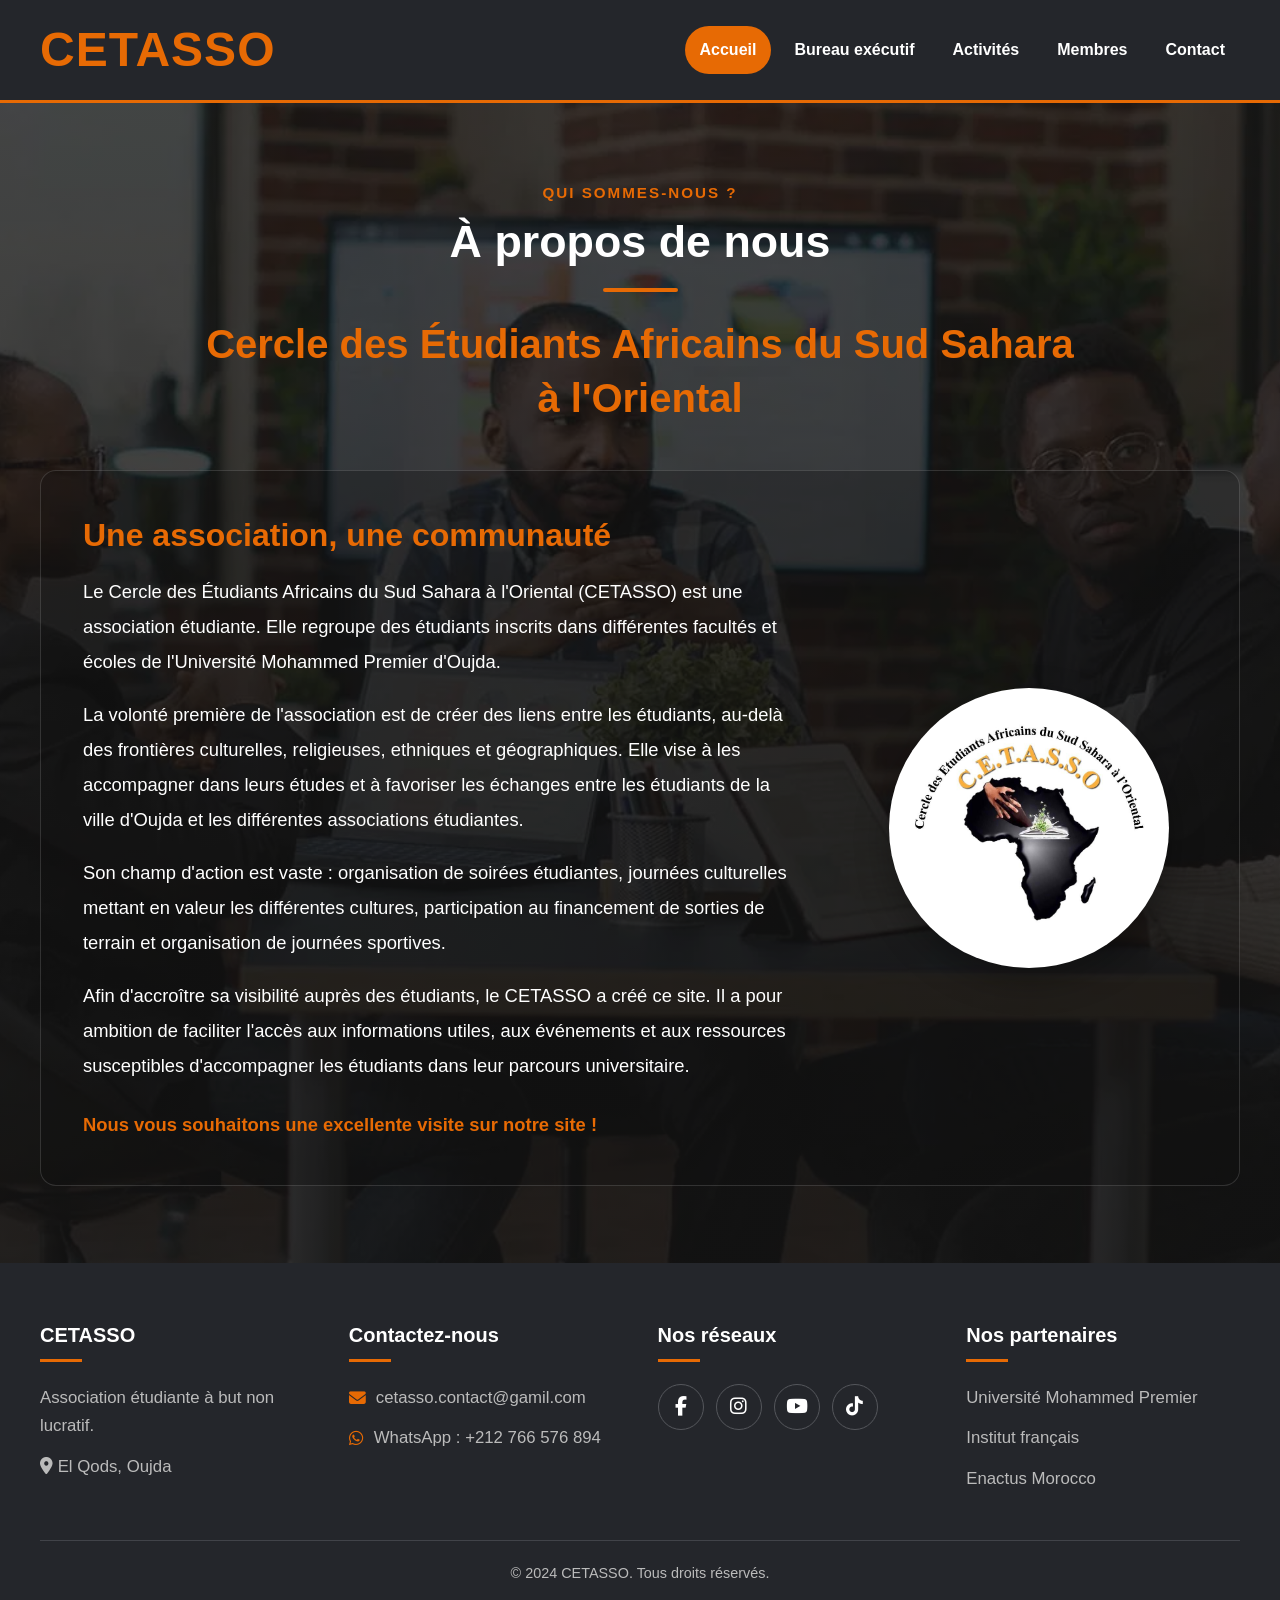
<file: index.html>
<!DOCTYPE html>
<html lang="fr">
<head>
    <meta charset="UTF-8">
    <meta name="viewport" content="width=device-width, initial-scale=1.0">

    <meta
        name="description"
        content="Découvrez le CETASSO, le Cercle des Étudiants Africains du Sud Sahara à l'Oriental, une association étudiante basée à Oujda.">

    <title>CETASSO | Accueil</title>

    <link rel="icon" href="image/logo.jpg" type="image/jpeg">

    <link
        rel="stylesheet"
        href="https://cdnjs.cloudflare.com/ajax/libs/font-awesome/6.5.2/css/all.min.css"
        referrerpolicy="no-referrer">

    <link rel="stylesheet" href="css/index.css">

    <script src="js/script.js" defer></script>
</head>

<body class="home-page">

    <header class="site-header">
        <div class="header-container">
            <a class="site-brand" href="index.html" aria-label="CETASSO, accueil">
                CETASSO
            </a>

            <button
                class="menu-toggle"
                id="menu-toggle"
                type="button"
                aria-label="Ouvrir le menu"
                aria-controls="main-navigation"
                aria-expanded="false">
                <i class="fa-solid fa-bars" aria-hidden="true"></i>
            </button>

            <nav class="main-navigation" id="main-navigation"
                 aria-label="Navigation principale">
                <ul>
                    <li>
                        <a href="index.html" class="active" aria-current="page">
                            Accueil
                        </a>
                    </li>
                    <li>
                        <a href="bureau_executif.html">Bureau exécutif</a>
                    </li>
                    <li>
                        <a href="nos_activites.html">Activités</a>
                    </li>
                    <li>
                        <a href="membre.html">Membres</a>
                    </li>
                    <li>
                      <a href="contact.html">Contact</a>
                    </li>
                </ul>
            </nav>
        </div>
    </header>

    <main>
      <section class="about-section" aria-labelledby="about-title">
          <div class="section-container">
              <div class="section-heading">
                  <p class="section-eyebrow">Qui sommes-nous ?</p>

                  <h1 id="about-title">
                      À propos de nous
                  </h1>

                  <div class="heading-decoration" aria-hidden="true"></div>

                  <h2 class="association-title">
                      Cercle des Étudiants Africains du Sud Sahara à l'Oriental
                  </h2>
              </div>

              <div class="about-content">
                  <div class="about-text">
                      <h3>Une association, une communauté</h3>

                      <p>
                          Le Cercle des Étudiants Africains du Sud Sahara à
                          l'Oriental (CETASSO) est une association étudiante.
                          Elle regroupe des étudiants inscrits dans différentes
                          facultés et écoles de l'Université Mohammed Premier
                          d'Oujda.
                      </p>

                      <p>
                          La volonté première de l'association est de créer des
                          liens entre les étudiants, au-delà des frontières
                          culturelles, religieuses, ethniques et géographiques.
                          Elle vise à les accompagner dans leurs études et à
                          favoriser les échanges entre les étudiants de la
                          ville d'Oujda et les différentes associations
                          étudiantes.
                      </p>

                      <p>
                          Son champ d'action est vaste : organisation de
                          soirées étudiantes, journées culturelles mettant en
                          valeur les différentes cultures, participation au
                          financement de sorties de terrain et organisation
                          de journées sportives.
                      </p>

                      <p>
                          Afin d'accroître sa visibilité auprès des étudiants,
                          le CETASSO a créé ce site. Il a pour ambition de
                          faciliter l'accès aux informations utiles, aux
                          événements et aux ressources susceptibles
                          d'accompagner les étudiants dans leur parcours
                          universitaire.
                      </p>

                      <p class="welcome-message">
                          Nous vous souhaitons une excellente visite sur
                          notre site !
                      </p>
                  </div>

                  <div class="about-logo">
                      <img
                          src="image/logo.jpg"
                          alt="Logo du CETASSO"
                          width="350"
                          height="350">
                  </div>
              </div>
          </div>
      </section>
    </main>

    <footer class="site-footer">
      <div class="footer-container">
          <div class="footer-row">
              <section class="footer-column">
                  <h2>CETASSO</h2>

                  <p>Association étudiante à but non lucratif.</p>

                  <p>
                      <i class="fa-solid fa-location-dot" aria-hidden="true"></i>
                      El Qods, Oujda
                  </p>
              </section>

              <section class="footer-column">
                  <h2>Contactez-nous</h2>

                  <ul>
                      <li>
                          <i class="fa-solid fa-envelope" aria-hidden="true"></i>
                          <a href="mailto:cetasso.contact@gamil.com">
                              cetasso.contact@gamil.com
                          </a>
                      </li>

                      <li>
                          <i class="fa-brands fa-whatsapp" aria-hidden="true"></i>
                          <a
                              href="https://wa.me/212766576894"
                              target="_blank"
                              rel="noopener noreferrer">
                              WhatsApp : +212 766 576 894
                          </a>
                      </li>
                  </ul>
              </section>

              <section class="footer-column">
                  <h2>Nos réseaux</h2>

                  <div class="social-links">
                      <a
                          href="https://www.facebook.com/Cetasso.oriental"
                          target="_blank"
                          rel="noopener noreferrer"
                          aria-label="Facebook du CETASSO">
                          <i class="fa-brands fa-facebook-f" aria-hidden="true"></i>
                      </a>

                      <a
                          href="https://www.instagram.com/cetasso_officiel/"
                          target="_blank"
                          rel="noopener noreferrer"
                          aria-label="Instagram du CETASSO">
                          <i class="fa-brands fa-instagram" aria-hidden="true"></i>
                      </a>
                      <a
                          href="http://www.youtube.com/@cercledesetudiants"
                          target="_blank"
                          rel="noopener noreferrer"
                          aria-label="YouTube du CETASSO">
                          <i class="fa-brands fa-youtube" aria-hidden="true"></i>
                      </a>

                      <a
                          href="https://www.tiktok.com/@cetasso_officiel"
                          target="_blank"
                          rel="noopener noreferrer"
                          aria-label="TikTok du CETASSO">
                          <i class="fa-brands fa-tiktok" aria-hidden="true"></i>
                      </a>
                  </div>
              </section>

              <section class="footer-column">
                  <h2>Nos partenaires</h2>

                  <ul>
                      <li>
                          <a
                              href="https://www.ump.ma/"
                              target="_blank"
                              rel="noopener noreferrer">
                              Université Mohammed Premier
                          </a>
                      </li>

                      <li>
                          <a
                              href="https://if-maroc.org/oujda/"
                              target="_blank"
                              rel="noopener noreferrer">
                              Institut français
                          </a>
                      </li>

                      <li>
                          <a
                              href="https://enactus-morocco.org/"
                              target="_blank"
                              rel="noopener noreferrer">
                              Enactus Morocco
                          </a>
                      </li>
                  </ul>
              </section>
          </div>

          <div class="footer-bottom">
              <p>&copy; <span>2024</span> CETASSO. Tous droits réservés.</p>
          </div>
      </div>
    </footer>

</body>
</html>
</file>
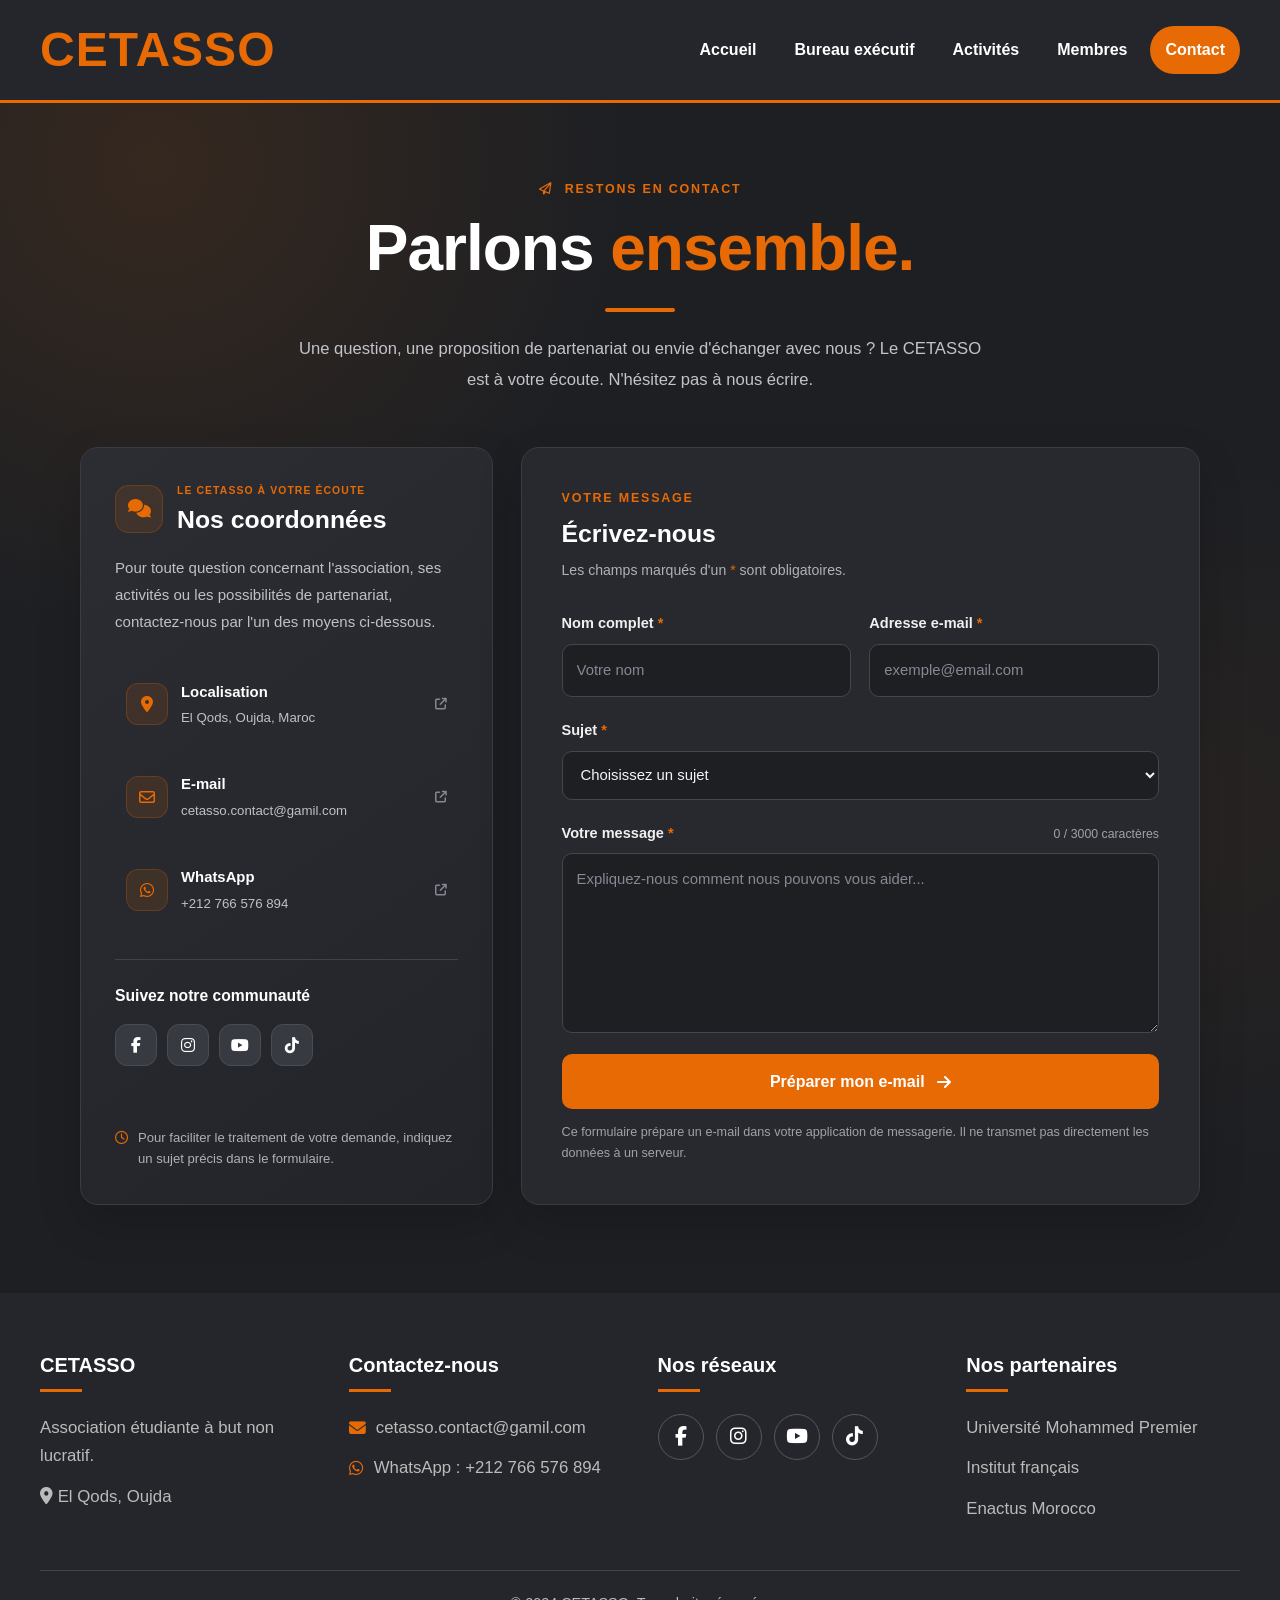
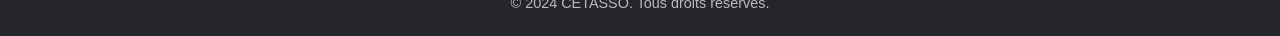
<file: contact.html>
<!DOCTYPE html>
<html lang="fr">
<head>
    <meta charset="UTF-8">
    <meta name="viewport" content="width=device-width, initial-scale=1.0">

    <title>CETASSO | Contact</title>

    <link rel="icon" href="image/logo.jpg" type="image/jpeg">

    <link rel="stylesheet"
          href="https://cdnjs.cloudflare.com/ajax/libs/font-awesome/6.5.2/css/all.min.css"
          referrerpolicy="no-referrer">

    <link rel="stylesheet" href="css/index.css">
    <link rel="stylesheet" href="css/contact.css">

    <script src="js/script.js" defer></script>
    <script src="js/contact.js" defer></script>
</head>
<body class="home-page">

    <header class="site-header">
        <div class="header-container">
            <a class="site-brand" href="index.html" aria-label="CETASSO, accueil">
                CETASSO
            </a>

            <button
                class="menu-toggle"
                id="menu-toggle"
                type="button"
                aria-label="Ouvrir le menu"
                aria-controls="main-navigation"
                aria-expanded="false">
                <i class="fa-solid fa-bars" aria-hidden="true"></i>
            </button>

            <nav class="main-navigation" id="main-navigation" aria-label="Navigation principale">
                <ul>
                    <li><a href="index.html">Accueil</a></li>
                    <li><a href="bureau_executif.html">Bureau exécutif</a></li>
                    <li><a href="nos_activites.html">Activités</a></li>
                    <li><a href="membre.html">Membres</a></li>
                    <li><a href="contact.html" class="active" aria-current="page">Contact</a></li>
                </ul>
            </nav>
        </div>
    </header>

    <main class="contact-main">
        <section class="contact-hero" aria-labelledby="contact-title">
            <p class="contact-eyebrow">
                <i class="fa-regular fa-paper-plane" aria-hidden="true"></i>
                RESTONS EN CONTACT
            </p>
            <h1 id="contact-title">Parlons <span>ensemble.</span></h1>
            <div class="contact-decoration" aria-hidden="true"></div>
            <p class="contact-intro">
                Une question, une proposition de partenariat ou envie d'échanger avec nous ?
                Le CETASSO est à votre écoute. N'hésitez pas à nous écrire.
            </p>
        </section>

        <section class="contact-layout" aria-label="Coordonnées et formulaire de contact">
            <aside class="contact-info">
                <div class="contact-info-heading">
                    <span class="contact-icon" aria-hidden="true">
                        <i class="fa-solid fa-comments"></i>
                    </span>
                    <div>
                        <p class="contact-card-eyebrow">LE CETASSO À VOTRE ÉCOUTE</p>
                        <h2>Nos coordonnées</h2>
                    </div>
                </div>

                <p class="contact-info-text">
                    Pour toute question concernant l'association, ses activités ou les possibilités
                    de partenariat, contactez-nous par l'un des moyens ci-dessous.
                </p>

                <a class="contact-detail" href="https://maps.google.com/?q=El+Qods+Oujda+Maroc"
                   target="_blank" rel="noopener noreferrer">
                    <span class="detail-icon" aria-hidden="true">
                        <i class="fa-solid fa-location-dot"></i>
                    </span>
                    <span class="detail-copy">
                        <strong>Localisation</strong>
                        <span>El Qods, Oujda, Maroc</span>
                    </span>
                    <i class="fa-solid fa-arrow-up-right-from-square detail-external" aria-hidden="true"></i>
                </a>

                <a class="contact-detail" href="mailto:cetasso.contact@gamil.com">
                    <span class="detail-icon" aria-hidden="true">
                        <i class="fa-regular fa-envelope"></i>
                    </span>
                    <span class="detail-copy">
                        <strong>E-mail</strong>
                        <span>cetasso.contact@gamil.com</span>
                    </span>
                    <i class="fa-solid fa-arrow-up-right-from-square detail-external" aria-hidden="true"></i>
                </a>

                <a class="contact-detail" href="https://wa.me/212766576894"
                   target="_blank" rel="noopener noreferrer">
                    <span class="detail-icon" aria-hidden="true">
                        <i class="fa-brands fa-whatsapp"></i>
                    </span>
                    <span class="detail-copy">
                        <strong>WhatsApp</strong>
                        <span>+212 766 576 894</span>
                    </span>
                    <i class="fa-solid fa-arrow-up-right-from-square detail-external" aria-hidden="true"></i>
                </a>

                <div class="contact-socials">
                    <h3>Suivez notre communauté</h3>
                    <div class="contact-social-links">
                        <a href="https://www.facebook.com/Cetasso.oriental"
                           target="_blank" rel="noopener noreferrer" aria-label="Facebook du CETASSO">
                            <i class="fa-brands fa-facebook-f" aria-hidden="true"></i>
                        </a>
                        <a href="https://www.instagram.com/cetasso_officiel/"
                           target="_blank" rel="noopener noreferrer" aria-label="Instagram du CETASSO">
                            <i class="fa-brands fa-instagram" aria-hidden="true"></i>
                        </a>
                        <a href="https://www.youtube.com/@cercledesetudiants" target="_blank" rel="noopener noreferrer" aria-label="YouTube du CETASSO">
                            <i class="fa-brands fa-youtube" aria-hidden="true"></i>
                        </a>
                        <a href="https://www.tiktok.com/@cetasso_officiel"
                           target="_blank" rel="noopener noreferrer" aria-label="TikTok du CETASSO">
                            <i class="fa-brands fa-tiktok" aria-hidden="true"></i>
                        </a>
                    </div>
                </div>

                <div class="contact-note">
                    <i class="fa-regular fa-clock" aria-hidden="true"></i>
                    <p>Pour faciliter le traitement de votre demande, indiquez un sujet précis dans le formulaire.</p>
                </div>
            </aside>

            <section class="contact-form-card" aria-labelledby="form-title">
                <div class="form-heading">
                    <p class="form-eyebrow">VOTRE MESSAGE</p>
                    <h2 id="form-title">Écrivez-nous</h2>
                    <p>Les champs marqués d'un <span aria-hidden="true">*</span> sont obligatoires.</p>
                </div>

                <form id="contact-form">
                    <div class="form-row">
                        <div class="form-group">
                            <label for="nom">Nom complet <span>*</span></label>
                            <input type="text" id="nom" name="nom" placeholder="Votre nom"
                                   autocomplete="name" maxlength="100" required>
                        </div>
                        <div class="form-group">
                            <label for="email">Adresse e-mail <span>*</span></label>
                            <input type="email" id="email" name="email"
                                   placeholder="exemple@email.com" autocomplete="email"
                                   maxlength="254" required>
                        </div>
                    </div>

                    <div class="form-group">
                        <label for="sujet">Sujet <span>*</span></label>
                        <select id="sujet" name="sujet" required>
                            <option value="">Choisissez un sujet</option>
                            <option value="Demande d'information">Demande d'information</option>
                            <option value="Adhésion au CETASSO">Adhésion au CETASSO</option>
                            <option value="Partenariat">Partenariat</option>
                            <option value="Proposition d'activité">Proposition d'activité</option>
                            <option value="Autre">Autre</option>
                        </select>
                    </div>

                    <div class="form-group">
                        <div class="label-line">
                            <label for="message">Votre message <span>*</span></label>
                            <span id="character-count" class="character-count">0 / 3000</span>
                        </div>
                        <textarea id="message" name="message" rows="6" maxlength="3000"
                                  placeholder="Expliquez-nous comment nous pouvons vous aider..."
                                  required></textarea>
                    </div>

                    <button type="submit" class="contact-submit">
                        <span>Préparer mon e-mail</span>
                        <i class="fa-solid fa-arrow-right" aria-hidden="true"></i>
                    </button>
                    <p class="form-disclaimer">
                        Ce formulaire prépare un e-mail dans votre application de messagerie.
                        Il ne transmet pas directement les données à un serveur.
                    </p>
                    <p class="form-status" id="form-status" role="status" aria-live="polite"></p>
                </form>
            </section>
        </section>
    </main>

    <footer class="site-footer">
        <div class="footer-container">
            <div class="footer-row">
                <section class="footer-column">
                    <h2>CETASSO</h2>
                    <p>Association étudiante à but non lucratif.</p>
                    <p>
                        <i class="fa-solid fa-location-dot" aria-hidden="true"></i>
                        El Qods, Oujda
                    </p>
                </section>

                <section class="footer-column">
                    <h2>Contactez-nous</h2>
                    <ul>
                        <li>
                            <i class="fa-solid fa-envelope" aria-hidden="true"></i>
                            <a href="mailto:cetasso.contact@gamil.com">cetasso.contact@gamil.com</a>
                        </li>
                        <li>
                            <i class="fa-brands fa-whatsapp" aria-hidden="true"></i>
                            <a href="https://wa.me/212766576894" target="_blank"
                               rel="noopener noreferrer">WhatsApp : +212 766 576 894</a>
                        </li>
                    </ul>
                </section>

                <section class="footer-column">
                    <h2>Nos réseaux</h2>
                    <div class="social-links">
                        <a href="https://www.facebook.com/Cetasso.oriental" target="_blank"
                           rel="noopener noreferrer" aria-label="Facebook du CETASSO">
                            <i class="fa-brands fa-facebook-f" aria-hidden="true"></i>
                        </a>
                        <a href="https://www.instagram.com/cetasso_officiel/" target="_blank"
                           rel="noopener noreferrer" aria-label="Instagram du CETASSO">
                            <i class="fa-brands fa-instagram" aria-hidden="true"></i>
                        </a>
                        <a href="https://www.youtube.com/@cercledesetudiants" target="_blank" rel="noopener noreferrer" aria-label="YouTube du CETASSO">
                            <i class="fa-brands fa-youtube" aria-hidden="true"></i>
                        </a>
                        <a href="https://www.tiktok.com/@cetasso_officiel" target="_blank"
                           rel="noopener noreferrer" aria-label="TikTok du CETASSO">
                            <i class="fa-brands fa-tiktok" aria-hidden="true"></i>
                        </a>
                    </div>
                </section>

                <section class="footer-column">
                    <h2>Nos partenaires</h2>
                    <ul>
                        <li><a href="https://www.ump.ma/" target="_blank" rel="noopener noreferrer">Université Mohammed Premier</a></li>
                        <li><a href="https://if-maroc.org/oujda/" target="_blank" rel="noopener noreferrer">Institut français</a></li>
                        <li><a href="https://enactus-morocco.org/" target="_blank" rel="noopener noreferrer">Enactus Morocco</a></li>
                    </ul>
                </section>
            </div>

            <div class="footer-bottom">
                <p>&copy; <span>2024</span> CETASSO. Tous droits réservés.</p>
            </div>
        </div>
    </footer>
</body>
</html>
</file>
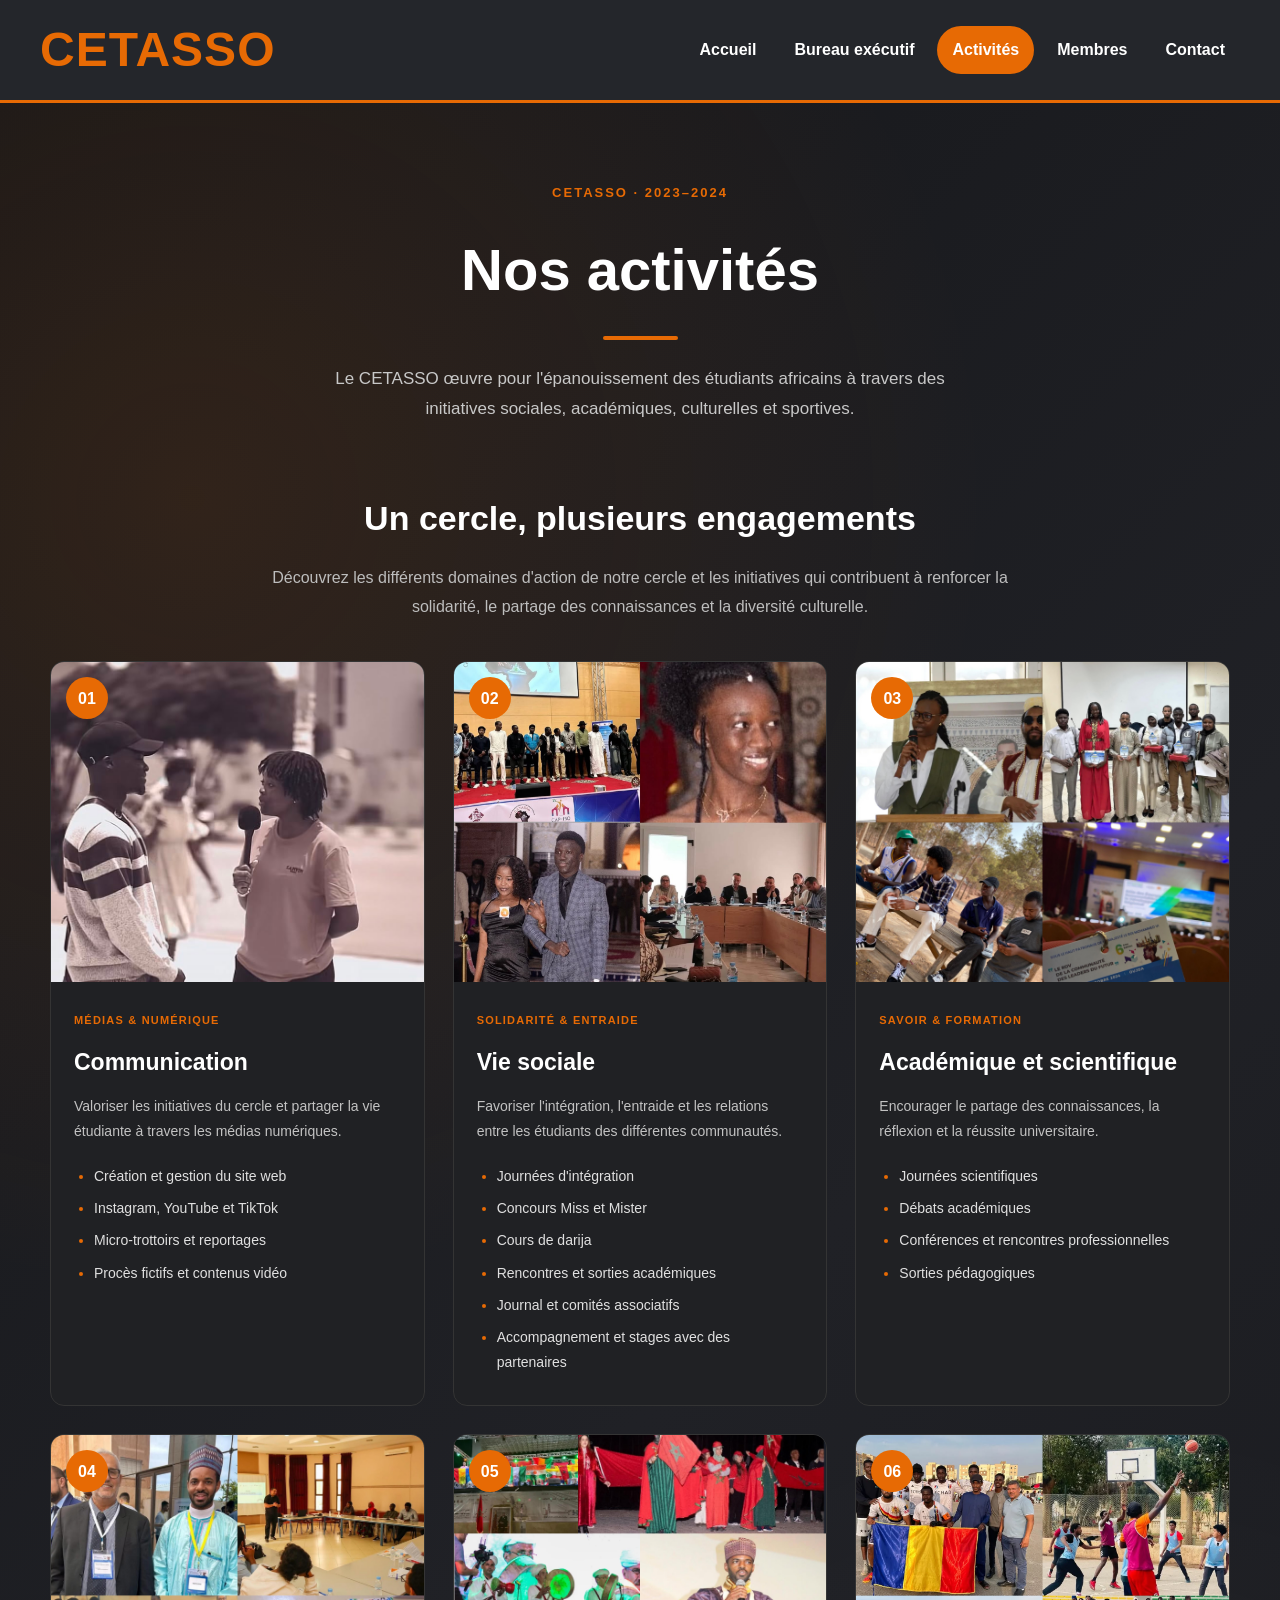
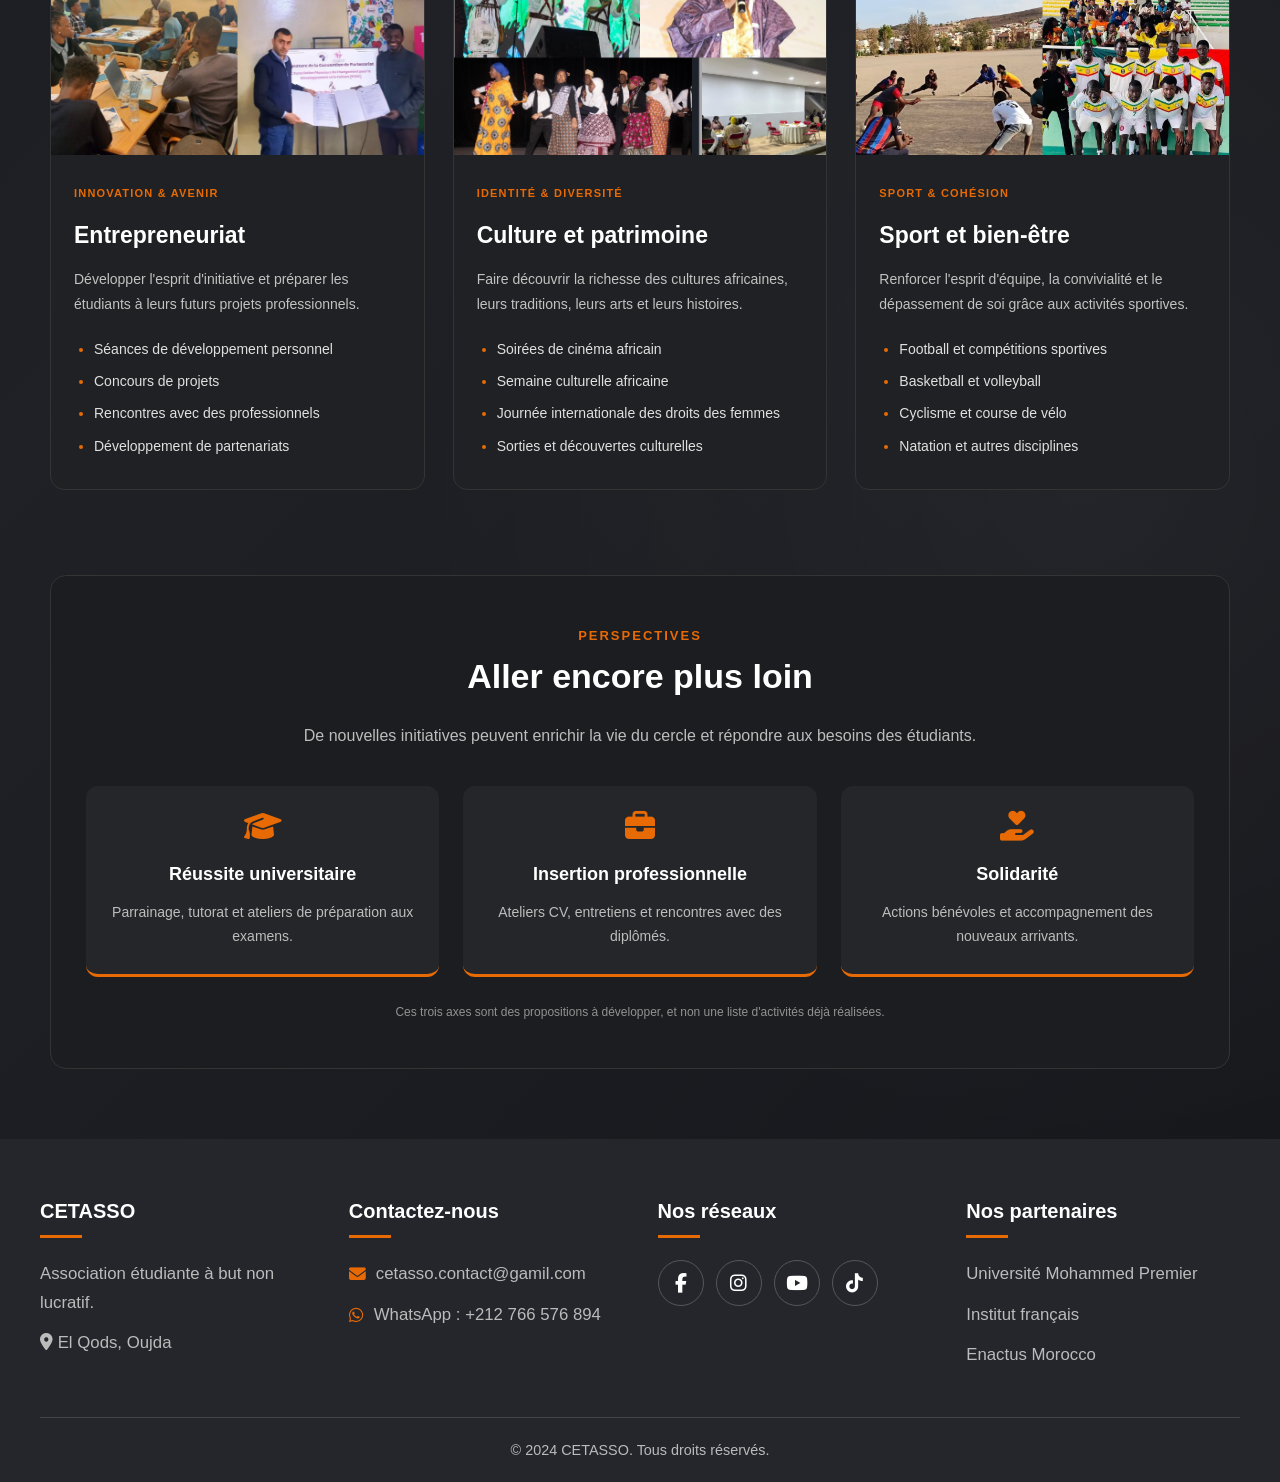
<file: nos_activites.html>
<!DOCTYPE html>
<html lang="fr">
  <head>
    <meta charset="UTF-8">
    <meta name="viewport" content="width=device-width, initial-scale=1.0">

    <title>CETASSO | Nos Activités </title>

    <link rel="icon" href="image/logo.jpg" type="image/jpeg">

    <link
      rel="stylesheet"
      href="https://cdnjs.cloudflare.com/ajax/libs/font-awesome/6.5.2/css/all.min.css"
      integrity="sha512-SnH5WK+bZxgPHs44uWIX+LLJAJ9/2PkPKZ5QiAj6Ta86w+fsb2TkcmfRyVX3pBnMFcV7oQPJkl9QevSCWr3W6A=="
      crossorigin="anonymous"
      referrerpolicy="no-referrer"/>

    <link rel="stylesheet" href="css/nos_activites.css" />
    <link rel="stylesheet" href="css/index.css">

    <script src="js/script.js" defer></script>
  </head>
  <body class="home-page">

    <header class="site-header">
        <div class="header-container">

            <a class="site-brand" href="index.html" aria-label="CETASSO, accueil">
                CETASSO
            </a>

            <button
                class="menu-toggle"
                id="menu-toggle"
                type="button"
                aria-label="Ouvrir le menu"
                aria-controls="main-navigation"
                aria-expanded="false">
                <i class="fa-solid fa-bars" aria-hidden="true"></i>
            </button>

            <nav class="main-navigation" id="main-navigation"
                 aria-label="Navigation principale">
                <ul>
                    <li>
                        <a href="index.html" >
                            Accueil
                        </a>
                    </li>
                    <li>
                        <a href="bureau_executif.html">Bureau exécutif</a>
                    </li>
                    <li>
                        <a href="nos_activites.html" class="active" aria-current="page">Activités</a>
                    </li>
                    <li>
                        <a href="membre.html">Membres</a>
                    </li>
                    <li>
                      <a href="contact.html">Contact</a>
                    </li>
                </ul>
            </nav>

        </div>
    </header>

    <section class="content">      
      <main class="activities-page">
        <section class="activities-hero">
          <span class="section-tag">CETASSO · 2023–2024</span>
          <h1>Nos activités</h1>
          <div class="hero-line"></div>
          <p>
            Le CETASSO œuvre pour l'épanouissement des étudiants
            africains à travers des initiatives sociales, académiques,
            culturelles et sportives.
          </p>
        </section>

        <section class="activities-intro">
          <h2>Un cercle, plusieurs engagements</h2>
          <p>
            Découvrez les différents domaines d'action de notre cercle
            et les initiatives qui contribuent à renforcer la solidarité,
            le partage des connaissances et la diversité culturelle.
          </p>
        </section>

        <section class="activities-grid">
          <article class="activity-card">
            <div class="activity-image">
              <img src="image/activites/communication.jpeg"
                  alt="Communication et médias du CETASSO">
              <span class="activity-number">01</span>
            </div>
            <div class="activity-info">
              <span class="activity-category">Médias & numérique</span>
              <h3>Communication</h3>
              <p>
                Valoriser les initiatives du cercle et partager la vie
                étudiante à travers les médias numériques.
              </p>
              <ul>
                <li>Création et gestion du site web</li>
                <li>Instagram, YouTube et TikTok</li>
                <li>Micro-trottoirs et reportages</li>
                <li>Procès fictifs et contenus vidéo</li>
              </ul>
            </div>
          </article>

          <article class="activity-card">
            <div class="activity-image">
              <img src="image/activites/social.jpeg"
                  alt="Intégration et entraide entre étudiants">
              <span class="activity-number">02</span>
            </div>
            <div class="activity-info">
              <span class="activity-category">Solidarité & entraide</span>
              <h3>Vie sociale</h3>
              <p>
                Favoriser l'intégration, l'entraide et les relations
                entre les étudiants des différentes communautés.
              </p>
              <ul>
                <li>Journées d'intégration</li>
                <li>Concours Miss et Mister</li>
                <li>Cours de darija</li>
                <li>Rencontres et sorties académiques</li>
                <li>Journal et comités associatifs</li>
                <li>Accompagnement et stages avec des partenaires</li>
              </ul>
            </div>
          </article>

          <article class="activity-card">
            <div class="activity-image">
              <img src="image/activites/academique.jpeg"
                  alt="Conférence et activités scientifiques">
              <span class="activity-number">03</span>
            </div>
            <div class="activity-info">
              <span class="activity-category">Savoir & formation</span>
              <h3>Académique et scientifique</h3>
              <p>
                Encourager le partage des connaissances, la réflexion
                et la réussite universitaire.
              </p>
              <ul>
                <li>Journées scientifiques</li>
                <li>Débats académiques</li>
                <li>Conférences et rencontres professionnelles</li>
                <li>Sorties pédagogiques</li>
              </ul>
            </div>
          </article>

          <article class="activity-card">
            <div class="activity-image">
              <img src="image/activites/entrepreneuriat.jpeg"
                  alt="Étudiants présentant un projet entrepreneurial">
              <span class="activity-number">04</span>
            </div>
            <div class="activity-info">
              <span class="activity-category">Innovation & avenir</span>
              <h3>Entrepreneuriat</h3>
              <p>
                Développer l'esprit d'initiative et préparer les étudiants
                à leurs futurs projets professionnels.
              </p>
              <ul>
                <li>Séances de développement personnel</li>
                <li>Concours de projets</li>
                <li>Rencontres avec des professionnels</li>
                <li>Développement de partenariats</li>
              </ul>
            </div>
          </article>

          <article class="activity-card">
            <div class="activity-image">
              <img src="image/activites/culture.jpeg"
                  alt="Célébration de la diversité des cultures africaines">
              <span class="activity-number">05</span>
            </div>
            <div class="activity-info">
              <span class="activity-category">Identité & diversité</span>
              <h3>Culture et patrimoine</h3>
              <p>
                Faire découvrir la richesse des cultures africaines,
                leurs traditions, leurs arts et leurs histoires.
              </p>
              <ul>
                <li>Soirées de cinéma africain</li>
                <li>Semaine culturelle africaine</li>
                <li>Journée internationale des droits des femmes</li>
                <li>Sorties et découvertes culturelles</li>
              </ul>
            </div>
          </article>

          <article class="activity-card">
            <div class="activity-image">
              <img src="image/activites/sport.jpeg"
                  alt="Compétition sportive entre étudiants">
              <span class="activity-number">06</span>
            </div>
            <div class="activity-info">
              <span class="activity-category">Sport & cohésion</span>
              <h3>Sport et bien-être</h3>
              <p>
                Renforcer l'esprit d'équipe, la convivialité et
                le dépassement de soi grâce aux activités sportives.
              </p>
              <ul>
                <li>Football et compétitions sportives</li>
                <li>Basketball et volleyball</li>
                <li>Cyclisme et course de vélo</li>
                <li>Natation et autres disciplines</li>
              </ul>
            </div>
          </article>
        </section>

        <section class="activities-future">
          <span class="section-tag">Perspectives</span>
          <h2>Aller encore plus loin</h2>
          <p>
            De nouvelles initiatives peuvent enrichir la vie du cercle
            et répondre aux besoins des étudiants.
          </p>

          <div class="future-grid">
            <div class="future-item">
              <i class="fa-solid fa-graduation-cap"></i>
              <h3>Réussite universitaire</h3>
              <p>Parrainage, tutorat et ateliers de préparation aux examens.</p>
            </div>

            <div class="future-item">
              <i class="fa-solid fa-briefcase"></i>
              <h3>Insertion professionnelle</h3>
              <p>Ateliers CV, entretiens et rencontres avec des diplômés.</p>
            </div>

            <div class="future-item">
              <i class="fa-solid fa-hand-holding-heart"></i>
              <h3>Solidarité</h3>
              <p>Actions bénévoles et accompagnement des nouveaux arrivants.</p>
            </div>
          </div>
          <p class="future-note">
            Ces trois axes sont des propositions à développer,
            et non une liste d'activités déjà réalisées.
          </p>
        </section>
      </main>
    </section>
    <footer class="site-footer">
        <div class="footer-container">
            <div class="footer-row">
                <section class="footer-column">
                    <h2>CETASSO</h2>

                    <p>Association étudiante à but non lucratif.</p>

                    <p>
                        <i class="fa-solid fa-location-dot" aria-hidden="true"></i>
                        El Qods, Oujda
                    </p>
                </section>

                <section class="footer-column">
                    <h2>Contactez-nous</h2>

                    <ul>
                        <li>
                            <i class="fa-solid fa-envelope" aria-hidden="true"></i>
                            <a href="mailto:cetasso.contact@gamil.com">
                                cetasso.contact@gamil.com
                            </a>
                        </li>

                        <li>
                            <i class="fa-brands fa-whatsapp" aria-hidden="true"></i>
                            <a
                                href="https://wa.me/212766576894"
                                target="_blank"
                                rel="noopener noreferrer">
                                WhatsApp : +212 766 576 894
                            </a>
                        </li>
                    </ul>
                </section>

                <section class="footer-column">
                    <h2>Nos réseaux</h2>

                    <div class="social-links">
                        <a
                            href="https://www.facebook.com/Cetasso.oriental"
                            target="_blank"
                            rel="noopener noreferrer"
                            aria-label="Facebook du CETASSO">
                            <i class="fa-brands fa-facebook-f" aria-hidden="true"></i>
                        </a>

                        <a
                            href="https://www.instagram.com/cetasso_officiel/"
                            target="_blank"
                            rel="noopener noreferrer"
                            aria-label="Instagram du CETASSO">
                            <i class="fa-brands fa-instagram" aria-hidden="true"></i>
                        </a>
                        <a
                            href="http://www.youtube.com/@cercledesetudiants"
                            target="_blank"
                            rel="noopener noreferrer"
                            aria-label="YouTube du CETASSO">
                            <i class="fa-brands fa-youtube" aria-hidden="true"></i>
                        </a>

                        <a
                            href="https://www.tiktok.com/@cetasso_officiel"
                            target="_blank"
                            rel="noopener noreferrer"
                            aria-label="TikTok du CETASSO">
                            <i class="fa-brands fa-tiktok" aria-hidden="true"></i>
                        </a>
                    </div>
                </section>

                <section class="footer-column">
                    <h2>Nos partenaires</h2>

                    <ul>
                        <li>
                            <a
                                href="https://www.ump.ma/"
                                target="_blank"
                                rel="noopener noreferrer">
                                Université Mohammed Premier
                            </a>
                        </li>

                        <li>
                            <a
                                href="https://if-maroc.org/oujda/"
                                target="_blank"
                                rel="noopener noreferrer">
                                Institut français
                            </a>
                        </li>

                        <li>
                            <a
                                href="https://enactus-morocco.org/"
                                target="_blank"
                                rel="noopener noreferrer">
                                Enactus Morocco
                            </a>
                        </li>
                    </ul>
                </section>
            </div>
            <div class="footer-bottom">
                <p>&copy; <span>2024</span> CETASSO. Tous droits réservés.</p>
            </div>
        </div>
    </footer>

</body>
</html>
</file>
<file: css/index.css>
:root {
    --color-primary: #e76a04;
    --color-primary-dark: #c85a00;
    --color-dark: #24262b;
    --color-text: #252525;
    --color-muted: #666666;
    --color-white: #ffffff;
    --color-light: #f5f5f5;

    --container-width: 1200px;
    --page-padding: 24px;

    --transition: 0.25s ease;
}

* {
    margin: 0;
    padding: 0;
    box-sizing: border-box;
}

html {
    scroll-behavior: smooth;
}

body.home-page {
    min-height: 100vh;
    font-family: Arial, Helvetica, sans-serif;
    line-height: 1.7;
    color: var(--color-text);
}

.home-page a {
    color: inherit;
    text-decoration: none;
}

.home-page img {
    display: block;
    max-width: 100%;
}

.home-page a:focus-visible,
.home-page button:focus-visible {
    outline: 3px solid var(--color-primary);
    outline-offset: 4px;
}

.home-page .header-container,
.home-page .section-container,
.home-page .footer-container {
    width: min(
        calc(100% - 2 * var(--page-padding)),
        var(--container-width)
    );
    margin-inline: auto;
}

.site-header {
    position: relative;
    z-index: 10;
    color: var(--color-white);
    background-color: var(--color-dark);
    border-bottom: 3px solid var(--color-primary);
}

.header-container {
    min-height: 100px;
    display: flex;
    align-items: center;
    justify-content: space-between;
    gap: 30px;
}

.site-brand {
    flex-shrink: 0;
    color: var(--color-primary) !important;
    font-size: clamp(2rem, 4vw, 3rem);
    font-weight: 800;
    line-height: 1.2;
    letter-spacing: 1px;
}

.main-navigation ul {
    display: flex;
    align-items: center;
    justify-content: flex-end;
    flex-wrap: wrap;
    gap: 8px;
    list-style: none;
}

.main-navigation a {
    display: inline-block;
    padding: 10px 15px;
    border-radius: 30px;

    font-size: 1rem;
    font-weight: 600;

    transition:
        background-color var(--transition),
        color var(--transition);
}

.main-navigation a:hover,
.main-navigation a.active {
    background-color: var(--color-primary);
    color: var(--color-white);
}

.menu-toggle {
    display: none;
    align-items: center;
    justify-content: center;

    width: 46px;
    height: 46px;

    border: 1px solid rgba(255, 255, 255, 0.35);
    border-radius: 8px;

    background: transparent;
    color: var(--color-white);
    font-size: 1.5rem;

    cursor: pointer;
    transition: background-color var(--transition);
}

.menu-toggle:hover {
    background-color: rgba(255, 255, 255, 0.12);
}

.about-section {
    padding: clamp(40px, 6vw, 80px) 0;

    background:
        linear-gradient(
            rgba(20, 20, 20, 0.77),
            rgba(20, 20, 20, 0.88)
        ),
        url("../image/image.webp") center / cover no-repeat;

    color: var(--color-white);
}

.section-heading {
    max-width: 950px;
    margin: 0 auto 45px;
    text-align: center;
    animation: intro-appear 0.8s ease both;
}

.section-eyebrow {
    margin-bottom: 8px;
    color: var(--color-primary);

    font-size: 0.95rem;
    font-weight: 700;
    text-transform: uppercase;
    letter-spacing: 2px;
}

.section-heading h1 {
    font-size: clamp(2rem, 4vw, 2.8rem);
    line-height: 1.25;
}

.heading-decoration {
    width: 75px;
    height: 4px;
    margin: 18px auto 25px;

    border-radius: 10px;
    background-color: var(--color-primary);
}

.association-title {
    max-width: 900px;
    margin-inline: auto;

    color: var(--color-primary);
    font-size: clamp(1.5rem, 3.4vw, 2.5rem);
    line-height: 1.35;
}

.about-content {
    display: grid;
    grid-template-columns: minmax(0, 1.7fr) minmax(240px, 0.8fr);
    align-items: center;
    gap: clamp(30px, 5vw, 70px);

    padding: clamp(22px, 4vw, 42px);

    background-color: rgba(15, 15, 15, 0.28);
    border: 1px solid rgba(255, 255, 255, 0.14);
    border-radius: 16px;
}

.about-text {
    animation: intro-appear 0.8s ease 0.15s both;
}

.about-logo {
    animation: intro-appear 0.8s ease 0.3s both;
}

.about-text h3 {
    margin-bottom: 18px;
    color: var(--color-primary);

    font-size: 2.00rem;
    line-height: 1.4;
}

.about-text p {
    margin-bottom: 18px;
    font-size: 1.15rem;
    line-height: 1.9;
    overflow-wrap: anywhere;
}

.about-text p:last-child {
    margin-bottom: 0;
}

.about-text .welcome-message {
    margin-top: 24px;
    color: var(--color-primary);
    font-weight: 700;
}

.about-logo {
    display: flex;
    align-items: center;
    justify-content: center;
}

.about-logo img {
    display: block;
    width: min(70vw, 280px);
    aspect-ratio: 1 / 1;
    height: auto;
    object-fit: contain;
    flex-shrink: 0;

    border: 5px solid rgba(255, 255, 255, 0.85);
    border-radius: 50%;

    background-color: var(--color-white);
    box-shadow: 0 12px 35px rgba(0, 0, 0, 0.3);
}

.site-footer {
    padding: 55px 0 20px;
    background-color: var(--color-dark);
    color: #bbbbbb;
}

.footer-row {
    display: grid;
    grid-template-columns: repeat(4, minmax(0, 1fr));
    gap: 35px;
    padding-bottom: 35px;
}

.footer-column {
    min-width: 0;
}

.footer-column h2 {
    position: relative;
    display: inline-block;

    margin-bottom: 22px;
    padding-bottom: 10px;

    color: var(--color-white);
    font-size: 1.25rem;
    font-weight: 700;
}

.footer-column h2::after {
    position: absolute;
    bottom: 0;
    left: 0;

    width: 42px;
    height: 3px;

    background-color: var(--color-primary);
    content: "";
}

.footer-column p,
.footer-column li {
    margin-bottom: 12px;
    font-size: 1.05rem;
    line-height: 1.7;
}

.footer-column ul {
    list-style: none;
}

.footer-column li {
    display: flex;
    align-items: flex-start;
    gap: 10px;
}

.footer-column li > i {
    margin-top: 6px;
    color: var(--color-primary);
}

.footer-column li a {
    overflow-wrap: anywhere;
    transition: color var(--transition);
}

.footer-column li a:hover {
    color: var(--color-primary);
}

.social-links {
    display: flex;
    flex-wrap: wrap;
    gap: 12px;
}

.social-links a {
    display: flex;
    align-items: center;
    justify-content: center;

    width: 46px;
    height: 46px;

    border: 1px solid #55575c;
    border-radius: 50%;

    color: var(--color-white);
    font-size: 1.2rem;

    transition:
        background-color var(--transition),
        border-color var(--transition),
        transform var(--transition);
}

.social-links a:hover {
    transform: translateY(-3px);
    border-color: var(--color-primary);
    background-color: var(--color-primary);
}

.footer-bottom {
    padding-top: 20px;
    border-top: 1px solid #414349;
    text-align: center;
}

.footer-bottom p {
    font-size: 0.9rem;
}

@media (prefers-reduced-motion: reduce) {
    .section-heading,
    .about-text,
    .about-logo {
        animation: none;
    }
}

@media (max-width: 900px) {
    :root {
        --page-padding: 22px;
    }

    .header-container {
        min-height: 85px;
        gap: 18px;
    }

    .main-navigation ul {
        gap: 2px;
    }

    .main-navigation a {
        padding: 9px 10px;
        font-size: 0.92rem;
    }

    .about-content {
        grid-template-columns: minmax(0, 1fr) minmax(190px, 0.7fr);
        gap: 28px;
    }

    .footer-row {
        grid-template-columns: repeat(2, minmax(0, 1fr));
        gap: 35px 28px;
    }
}

@media (max-width: 680px) {
    :root {
        --page-padding: 18px;
    }

    .header-container {
        position: relative;
        min-height: 78px;
        flex-wrap: wrap;
        gap: 0;
        padding-block: 12px;
    }

    .site-brand {
        font-size: 2rem;
    }

    .menu-toggle {
        display: inline-flex;
        flex-shrink: 0;
    }

    .main-navigation {
        display: none;
        flex-basis: 100%;
        width: 100%;
        padding-top: 12px;
    }

    .main-navigation.is-open {
        display: block;
    }

    .main-navigation ul {
        align-items: stretch;
        flex-direction: column;
        gap: 5px;
    }

    .main-navigation a {
        display: block;
        padding: 11px 14px;
        border-radius: 8px;
        font-size: 1rem;
    }

    .about-section {
        padding-block: 42px;
    }

    .section-heading {
        margin-bottom: 30px;
    }

    .association-title {
        font-size: clamp(1.45rem, 6vw, 2rem);
    }

    .about-content {
        grid-template-columns: minmax(0, 1fr);
        gap: 28px;
        padding: 22px 18px;
        border-radius: 12px;
    }

    .about-text h3 {
        font-size: 1.3rem;
    }

    .about-text p {
        font-size: 1rem;
        line-height: 1.8;
    }

    .about-logo {
        grid-row: 1;
    }

    .about-logo img {
        width: min(70%, 260px);
    }

    .footer-row {
        grid-template-columns: minmax(0, 1fr);
        gap: 28px;
    }

    .site-footer {
        padding-top: 38px;
    }
}


@media (max-width: 380px) {
    :root {
        --page-padding: 14px;
    }

    .site-brand {
        font-size: 1.75rem;
    }

    .menu-toggle {
        width: 42px;
        height: 42px;
        font-size: 1.3rem;
    }

    .about-content {
        padding: 18px 14px;
    }

    .section-eyebrow {
        font-size: 0.8rem;
    }
}

@media (prefers-reduced-motion: reduce) {
    html {
        scroll-behavior: auto;
    }

    *,
    *::before,
    *::after {
        transition-duration: 0.01ms !important;
        animation-duration: 0.01ms !important;
        animation-iteration-count: 1 !important;
    }
}

@keyframes intro-appear {
    from {
        opacity: 0;
        transform: translateY(18px);
    }

    to {
        opacity: 1;
        transform: translateY(0);
    }
}
</file>
<file: css/contact.css>
.contact-main {
    min-height: 70vh;
    padding: clamp(42px, 6vw, 76px) var(--page-padding, 24px) 88px;
    color: var(--color-white, #fff);
    background:
        radial-gradient(circle at 12% 5%, rgba(231, 106, 4, 0.12), transparent 30%),
        radial-gradient(circle at 95% 60%, rgba(231, 106, 4, 0.05), transparent 26%),
        #1d1f23;
}

.contact-hero {
    max-width: 820px;
    margin: 0 auto 52px;
    text-align: center;
    animation: contact-enter 0.65s ease both;
}

.contact-eyebrow,
.form-eyebrow,
.contact-card-eyebrow {
    color: var(--color-primary, #e76a04);
    font-size: 0.78rem;
    font-weight: 800;
    letter-spacing: 1.8px;
}

.contact-eyebrow {
    margin-bottom: 12px;
}

.contact-eyebrow i {
    margin-right: 7px;
}

.contact-hero h1 {
    margin: 0;
    font-size: clamp(2.35rem, 5vw, 4rem);
    font-weight: 800;
    line-height: 1.15;
    letter-spacing: -1px;
}

.contact-hero h1 span {
    color: var(--color-primary, #e76a04);
}

.contact-decoration {
    width: 70px;
    height: 4px;
    margin: 22px auto;
    border-radius: 10px;
    background: var(--color-primary, #e76a04);
}

.contact-intro {
    max-width: 690px;
    margin: 0 auto;
    color: #c2c4ca;
    font-size: 1.04rem;
    line-height: 1.85;
}

.contact-layout {
    display: grid;
    grid-template-columns: minmax(270px, 0.85fr) minmax(0, 1.4fr);
    align-items: stretch;
    gap: 28px;
    width: min(100%, 1120px);
    margin: 0 auto;
}

.contact-info,
.contact-form-card {
    min-width: 0;
    border: 1px solid #3a3c43;
    border-radius: 18px;
    box-shadow: 0 18px 45px rgba(0, 0, 0, 0.16);
}

.contact-info {
    display: flex;
    flex-direction: column;
    padding: clamp(24px, 3vw, 34px);
    background: linear-gradient(145deg, #2b2d32, #222429);
    animation: contact-enter 0.7s ease both;
}

.contact-info-heading {
    display: flex;
    align-items: center;
    gap: 14px;
    margin-bottom: 18px;
}

.contact-icon,
.detail-icon {
    display: inline-flex;
    flex: 0 0 auto;
    align-items: center;
    justify-content: center;
    color: var(--color-primary, #e76a04);
    background: rgba(231, 106, 4, 0.12);
    border: 1px solid rgba(231, 106, 4, 0.24);
}

.contact-icon {
    width: 48px;
    height: 48px;
    border-radius: 14px;
    font-size: 1.15rem;
}

.contact-card-eyebrow {
    margin-bottom: 4px;
    font-size: 0.65rem;
    letter-spacing: 1.1px;
}

.contact-info h2,
.contact-form-card h2 {
    color: #fff;
    font-size: 1.55rem;
    line-height: 1.3;
}

.contact-info-text {
    margin-bottom: 22px;
    color: #bfc1c8;
    font-size: 0.94rem;
    line-height: 1.8;
}

.contact-detail {
    display: flex;
    align-items: center;
    gap: 13px;
    margin: 8px 0;
    padding: 13px 10px;
    color: inherit;
    text-decoration: none;
    border: 1px solid transparent;
    border-radius: 12px;
    transition: background-color var(--transition, 0.25s ease),
                border-color var(--transition, 0.25s ease),
                transform var(--transition, 0.25s ease);
}

.contact-detail:hover {
    background: rgba(255, 255, 255, 0.035);
    border-color: #41434a;
    transform: translateX(3px);
}

.detail-icon {
    width: 42px;
    height: 42px;
    border-radius: 12px;
}

.detail-copy {
    display: flex;
    flex: 1;
    flex-direction: column;
    min-width: 0;
    gap: 3px;
}

.detail-copy strong {
    color: #fff;
    font-size: 0.93rem;
}

.detail-copy > span {
    color: #bfc1c8;
    font-size: 0.83rem;
    line-height: 1.55;
    overflow-wrap: anywhere;
}

.detail-external {
    color: #858892;
    font-size: 0.75rem;
}

.contact-socials {
    margin-top: 23px;
    padding-top: 23px;
    border-top: 1px solid #41434a;
}

.contact-socials h3 {
    margin-bottom: 14px;
    color: #fff;
    font-size: 0.98rem;
}

.contact-social-links {
    display: flex;
    flex-wrap: wrap;
    gap: 10px;
}

.contact-social-links a {
    display: inline-flex;
    width: 42px;
    height: 42px;
    align-items: center;
    justify-content: center;
    color: #fff;
    text-decoration: none;
    background: #383a41;
    border: 1px solid #4a4c53;
    border-radius: 12px;
    transition: background-color var(--transition, 0.25s ease),
                border-color var(--transition, 0.25s ease),
                transform var(--transition, 0.25s ease);
}

.contact-social-links a:hover {
    background: var(--color-primary, #e76a04);
    border-color: var(--color-primary, #e76a04);
    transform: translateY(-3px);
}

.contact-note {
    display: flex;
    align-items: flex-start;
    gap: 10px;
    margin-top: auto;
    padding: 16px 0 0;
    color: #aeb1b9;
    font-size: 0.82rem;
    line-height: 1.65;
}

.contact-note i {
    margin-top: 4px;
    color: var(--color-primary, #e76a04);
}

.contact-note p {
    margin: 0;
}

.contact-form-card {
    padding: clamp(25px, 4vw, 40px);
    background: #27292e;
    animation: contact-enter 0.8s ease both;
}

.form-heading {
    margin-bottom: 28px;
}

.form-eyebrow {
    margin-bottom: 8px;
}

.form-heading > p:last-child {
    margin-top: 9px;
    color: #aeb1b9;
    font-size: 0.88rem;
}

.form-heading > p:last-child span,
.form-group label span {
    color: var(--color-primary, #e76a04);
}

.form-row {
    display: grid;
    grid-template-columns: repeat(2, minmax(0, 1fr));
    gap: 18px;
}

.form-group {
    display: flex;
    flex-direction: column;
    min-width: 0;
    margin-bottom: 21px;
}

.form-group label {
    margin-bottom: 8px;
    color: #f0f0f0;
    font-size: 0.91rem;
    font-weight: 700;
}

.label-line {
    display: flex;
    align-items: baseline;
    justify-content: space-between;
    gap: 12px;
}

.label-line label {
    margin-bottom: 8px;
}

.character-count {
    color: #9fa2ab;
    font-size: 0.77rem;
    white-space: nowrap;
}

.form-group input,
.form-group select,
.form-group textarea {
    display: block;
    width: 100%;
    min-width: 0;
    padding: 13px 14px;
    color: #f5f5f5;
    font: inherit;
    font-size: 0.93rem;
    background: #1d1f23;
    border: 1px solid #44464e;
    border-radius: 10px;
    outline: none;
    transition: border-color var(--transition, 0.25s ease),
                box-shadow var(--transition, 0.25s ease);
}

.form-group input,
.form-group select {
    min-height: 49px;
}

.form-group select {
    color-scheme: dark;
}

.form-group input::placeholder,
.form-group textarea::placeholder {
    color: #858993;
}

.form-group textarea {
    min-height: 155px;
    resize: vertical;
    line-height: 1.7;
}

.form-group input:focus,
.form-group select:focus,
.form-group textarea:focus {
    border-color: var(--color-primary, #e76a04);
    box-shadow: 0 0 0 3px rgba(231, 106, 4, 0.13);
}

.contact-submit {
    display: flex;
    width: 100%;
    min-height: 52px;
    align-items: center;
    justify-content: center;
    gap: 12px;
    padding: 14px 20px;
    color: #fff;
    font: inherit;
    font-weight: 700;
    background: var(--color-primary, #e76a04);
    border: 0;
    border-radius: 10px;
    cursor: pointer;
    transition: background-color var(--transition, 0.25s ease),
                transform var(--transition, 0.25s ease);
}

.contact-submit:hover {
    background: var(--color-primary-dark, #c85a00);
    transform: translateY(-2px);
}

.contact-submit i {
    transition: transform var(--transition, 0.25s ease);
}

.contact-submit:hover i {
    transform: translateX(4px);
}

.contact-submit:disabled {
    opacity: 0.65;
    cursor: wait;
    transform: none;
}

.form-disclaimer {
    margin: 13px 0 0;
    color: #9fa2ab;
    font-size: 0.79rem;
    line-height: 1.65;
}

.form-status {
    margin-top: 14px;
    font-size: 0.9rem;
    line-height: 1.6;
    overflow-wrap: anywhere;
}

.form-status:empty {
    display: none;
}

.form-status.error {
    color: #ffaaaa;
}

.form-status.success {
    color: #a5e8b5;
}

.contact-social-links a:focus-visible,
.contact-detail:focus-visible,
.contact-submit:focus-visible {
    outline: 2px solid #fff;
    outline-offset: 3px;
}

@keyframes contact-enter {
    from {
        opacity: 0;
        transform: translateY(16px);
    }
    to {
        opacity: 1;
        transform: translateY(0);
    }
}

@media (max-width: 900px) {
    .contact-layout {
        grid-template-columns: minmax(0, 1fr);
        max-width: 720px;
    }

    .contact-info {
        order: 2;
    }

    .contact-form-card {
        order: 1;
    }

    .contact-note {
        margin-top: 20px;
    }
}

@media (max-width: 560px) {
    .contact-main {
        padding: 42px var(--page-padding, 18px) 58px;
    }

    .contact-hero {
        margin-bottom: 34px;
    }

    .contact-hero h1 {
        font-size: clamp(2.2rem, 10vw, 2.8rem);
    }

    .contact-intro {
        font-size: 0.96rem;
        line-height: 1.75;
    }

    .form-row {
        grid-template-columns: minmax(0, 1fr);
        gap: 0;
    }

    .contact-info,
    .contact-form-card {
        padding: 23px 18px;
        border-radius: 14px;
    }

    .contact-info h2,
    .contact-form-card h2 {
        font-size: 1.35rem;
    }

    .contact-card-eyebrow {
        font-size: 0.58rem;
    }

    .contact-detail {
        padding-inline: 2px;
    }
}

@media (prefers-reduced-motion: reduce) {
    .contact-hero,
    .contact-info,
    .contact-form-card {
        animation: none;
    }

    .contact-detail,
    .contact-social-links a,
    .contact-submit,
    .contact-submit i {
        transition: none;
    }
}
</file>
<file: css/nos_activites.css>
.activities-page {
  background:
        radial-gradient(
            circle at 15% 15%,
            rgba(231, 106, 4, 0.12),
            transparent 32%
        ),
        radial-gradient(
            circle at 85% 75%,
            rgba(255, 255, 255, 0.04),
            transparent 30%
        ),
        linear-gradient(135deg, #151619, #202126, #17181c);

  color: #f5f5f5;
  padding-bottom: 70px;
}

.activities-page * {
  box-sizing: border-box;
}

.activities-hero {
  max-width: 1000px;
  margin: 0 auto;
  padding: 75px 24px 45px;
  text-align: center;
}

.section-tag {
  display: inline-block;
  color: #e76a04;
  font-size: 13px;
  font-weight: 700;
  letter-spacing: 2px;
  text-transform: uppercase;
}

.activities-hero h1 {
  margin: 16px 0;
  font-size: clamp(36px, 5vw, 58px);
  color: #ffffff;
  animation: intro-appear 0.7s ease both;
}

.hero-line {
  width: 75px;
  height: 4px;
  margin: 0 auto 24px;
  border-radius: 10px;
  background: #e76a04;
}

.activities-hero p {
  max-width: 680px;
  margin: 0 auto;
  color: #c8c8c8;
  font-size: 17px;
  line-height: 1.8;
  animation: intro-appear 0.7s ease both;
}

.activities-intro {
  max-width: 850px;
  margin: 0 auto;
  padding: 20px 24px 40px;
  text-align: center;
}

.activities-intro h2,
.activities-future h2 {
  color: #ffffff;
  font-size: clamp(25px, 3vw, 34px);
  margin: 0 0 16px;
  animation: intro-appear 0.7s ease both;
}

.activities-intro p,
.activities-future > p {
  color: #bdbdbd;
  font-size: 16px;
  line-height: 1.8;
  animation: intro-appear 0.7s ease both;
}

.activities-grid {
  width: min(1180px, calc(100% - 48px));
  margin: 0 auto;
  display: grid;
  grid-template-columns: repeat(3, minmax(0, 1fr));
  gap: 28px;
}

.activity-card {
  min-width: 0;
  overflow: hidden;
  background: #202124;
  border: 1px solid #343434;
  border-radius: 14px;
  transition: transform 0.3s ease,
              border-color 0.3s ease,
              box-shadow 0.3s ease;
  animation: intro-appear 0.7s ease both;
}

.activity-card:nth-child(1) {
    animation-delay: 0.2s;
}

.activity-card:nth-child(2) {
    animation-delay: 0.3s;
}

.activity-card:nth-child(3) {
    animation-delay: 0.4s;
}

.activity-card:nth-child(4) {
    animation-delay: 0.5s;
}

.activity-card:nth-child(5) {
    animation-delay: 0.6s;
}

.activity-card:nth-child(6) {
    animation-delay: 0.7s;
}

.activity-card:hover {
  transform: translateY(-6px);
  border-color: #e76a04;
  box-shadow: 0 14px 35px rgba(0, 0, 0, 0.3);
}

.activity-image {
  height: 320px;
  position: relative;
  overflow: hidden;
  background: #2b2b2b;
}

.activity-image img {
  display: block;
  width: 100%;
  height: 100%;
  object-fit: cover;
  transition: transform 0.5s ease;
}

.activity-card:hover .activity-image img {
  transform: scale(1.06);
}

.activity-number {
  position: absolute;
  left: 15px;
  top: 15px;
  display: grid;
  place-items: center;
  width: 42px;
  height: 42px;
  border-radius: 50%;
  background: #e76a04;
  color: #ffffff;
  font-weight: 700;
}

.activity-info {
  padding: 23px;
}

.activity-category {
  color: #e76a04;
  font-size: 11px;
  font-weight: 700;
  letter-spacing: 1.2px;
  text-transform: uppercase;
}

.activity-info h3 {
  margin: 10px 0 12px;
  color: #ffffff;
  font-size: 23px;
}

.activity-info > p {
  color: #c2c2c2;
  font-size: 14px;
  line-height: 1.8;
  margin-bottom: 20px;
}

.activity-info ul {
  padding-left: 20px;
  margin: 0;
}

.activity-info li {
  color: #e0e0e0;
  font-size: 14px;
  line-height: 1.8;
  margin-bottom: 7px;
}

.activity-info li::marker {
  color: #e76a04;
}

.activities-future {
  max-width: 1180px;
  width: calc(100% - 48px);
  margin: 85px auto 0;
  padding: 45px 35px;
  text-align: center;
  background: #1c1d20;
  border-radius: 16px;
  border: 1px solid #343434;
  animation: intro-appear 0.8s ease 0.8s both;
}

.activities-future > p {
  max-width: 700px;
  margin: 0 auto 30px;
}

.future-grid {
  display: grid;
  grid-template-columns: repeat(3, minmax(0, 1fr));
  gap: 24px;
  margin-top: 35px;
}

.future-item {
  padding: 25px 18px;
  background: #252629;
  border-radius: 12px;
  border-bottom: 3px solid #e76a04;
}

.future-item i {
  color: #e76a04;
  font-size: 30px;
  margin-bottom: 18px;
}

.future-item h3 {
  color: #ffffff;
  font-size: 18px;
  margin-bottom: 12px;
}

.future-item p {
  color: #bdbdbd;
  font-size: 14px;
  line-height: 1.7;
}

.activities-future .future-note {
  margin-top: 25px;
  margin-bottom: 0;
  font-size: 12px;
  color: #929292;
}

@media (prefers-reduced-motion: reduce) {
    .activities-hero h1,
    .activities-hero,
    .activities-intro,
    .activity-card,
    .activities-future {
        animation: none;
    }
}

@media screen and (max-width: 950px) {
  .activities-grid {
    grid-template-columns: repeat(2, minmax(0, 1fr));
    gap: 22px;
  }

  .future-grid {
    grid-template-columns: repeat(2, minmax(0, 1fr));
  }
}

@media screen and (max-width: 600px) {
  .activities-hero {
    padding: 55px 20px 30px;
  }

  .activities-hero p {
    font-size: 15px;
  }

  .activities-intro {
    padding: 20px 22px 30px;
  }

  .activities-grid {
    width: calc(100% - 32px);
    grid-template-columns: 1fr;
    gap: 22px;
  }

  .activity-image {
    height: 210px;
  }

  .activity-info {
    padding: 21px;
  }

  .activities-future {
    width: calc(100% - 32px);
    margin-top: 55px;
    padding: 32px 18px;
  }

  .future-grid {
    grid-template-columns: 1fr;
    gap: 16px;
  }
}
</file>
